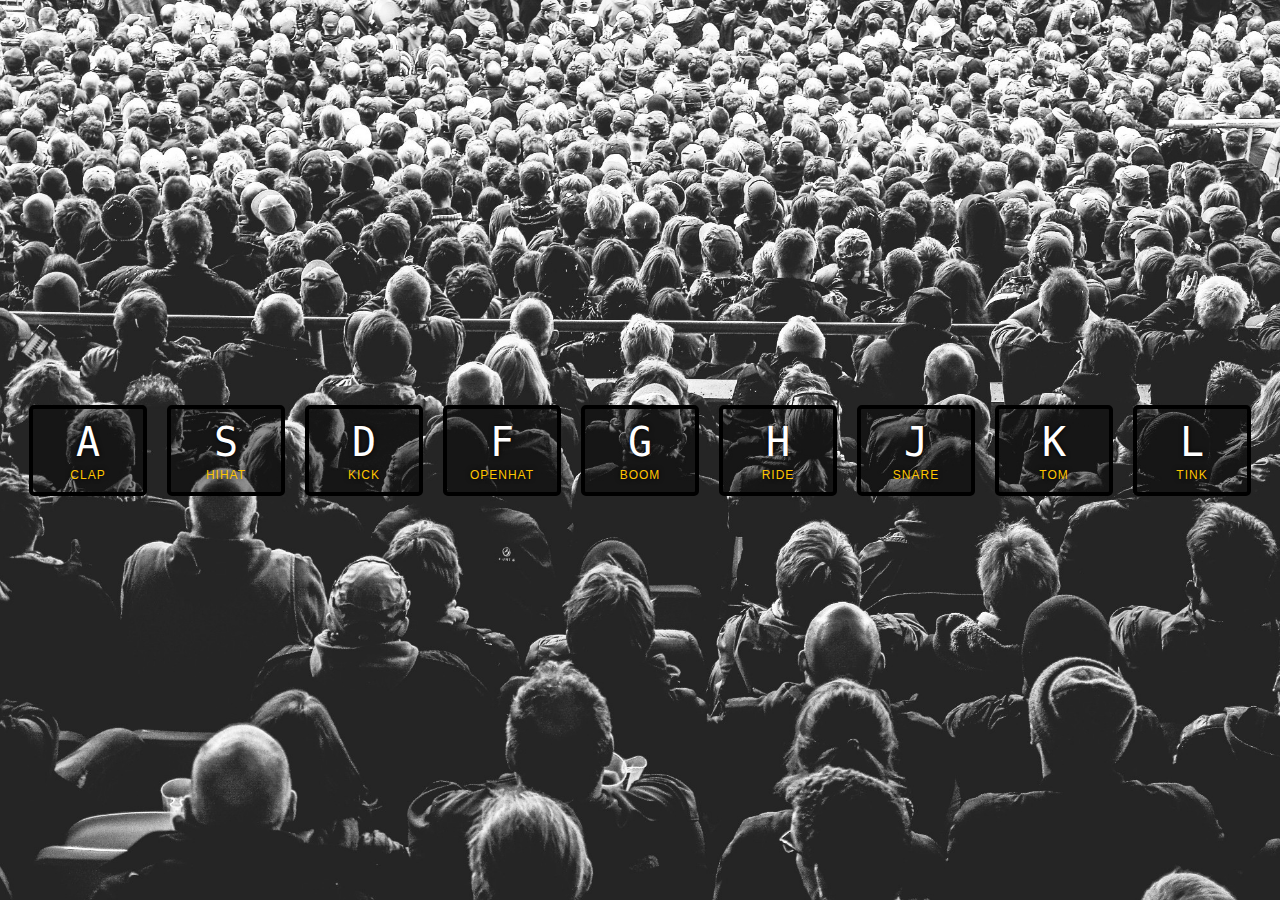
<file: 01_drum kit/index.html>
<!DOCTYPE html>
<html lang="en">
  <head>
    <meta charset="UTF-8" />
    <title>JS Drum Kit</title>
    <link rel="stylesheet" href="style.css" />
  </head>
  <body>
    <div class="keys">
      <div data-key="a" class="key">
        <kbd>A</kbd>
        <span class="sound">clap</span>
      </div>
      <div data-key="s" class="key">
        <kbd>S</kbd>
        <span class="sound">hihat</span>
      </div>
      <div data-key="d" class="key">
        <kbd>D</kbd>
        <span class="sound">kick</span>
      </div>
      <div data-key="f" class="key">
        <kbd>F</kbd>
        <span class="sound">openhat</span>
      </div>
      <div data-key="g" class="key">
        <kbd>G</kbd>
        <span class="sound">boom</span>
      </div>
      <div data-key="h" class="key">
        <kbd>H</kbd>
        <span class="sound">ride</span>
      </div>
      <div data-key="j" class="key">
        <kbd>J</kbd>
        <span class="sound">snare</span>
      </div>
      <div data-key="k" class="key">
        <kbd>K</kbd>
        <span class="sound">tom</span>
      </div>
      <div data-key="l" class="key">
        <kbd>L</kbd>
        <span class="sound">tink</span>
      </div>
    </div>

    <audio data-key="a" src="sounds/clap.wav"></audio>
    <audio data-key="s" src="sounds/hihat.wav"></audio>
    <audio data-key="d" src="sounds/kick.wav"></audio>
    <audio data-key="f" src="sounds/openhat.wav"></audio>
    <audio data-key="g" src="sounds/boom.wav"></audio>
    <audio data-key="h" src="sounds/ride.wav"></audio>
    <audio data-key="j" src="sounds/snare.wav"></audio>
    <audio data-key="k" src="sounds/tom.wav"></audio>
    <audio data-key="l" src="sounds/tink.wav"></audio>

    <script src="app.js"></script>
  </body>
</html>
</file>
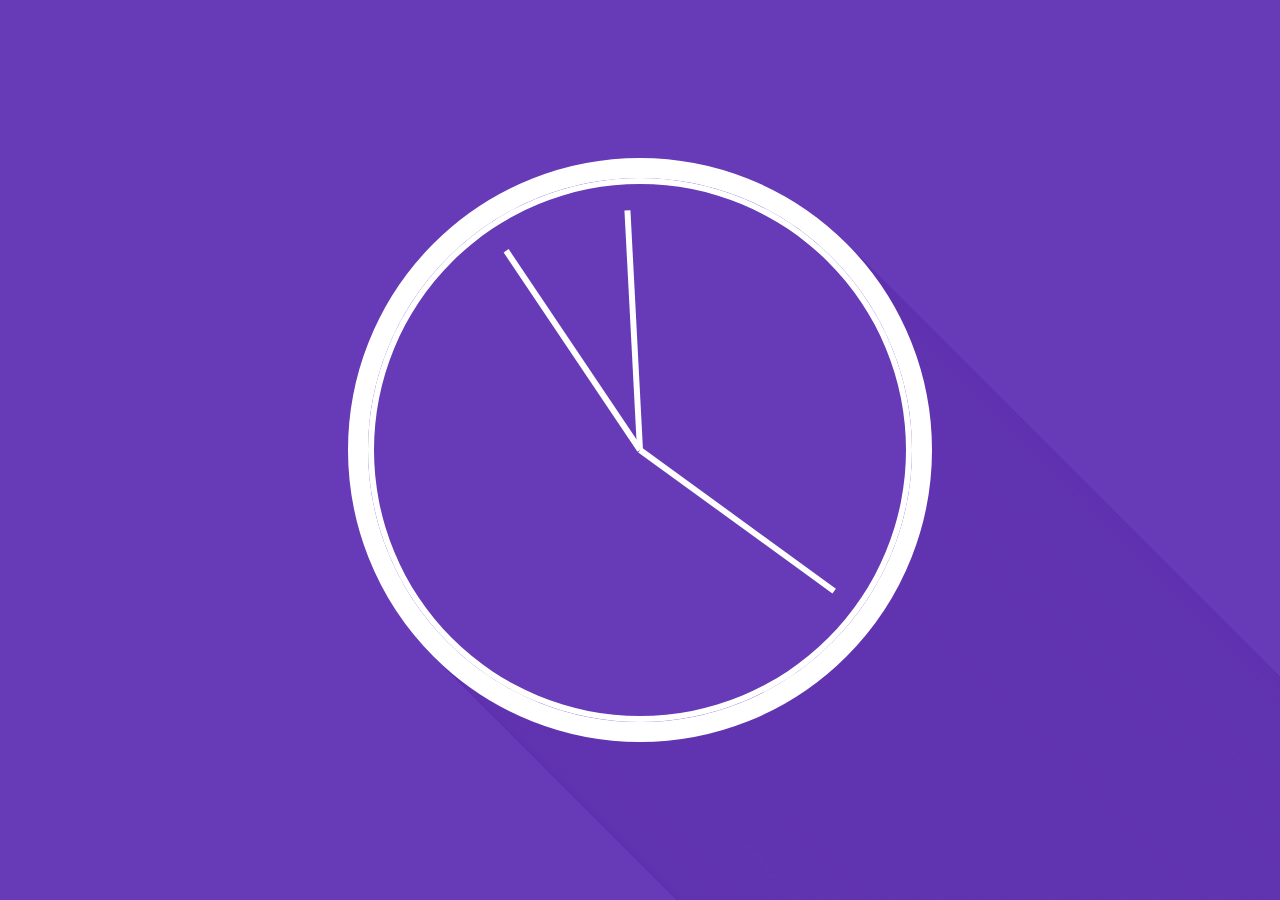
<file: 02_clock/index.html>
<!DOCTYPE html>
<html lang="en">
  <head>
    <meta charset="UTF-8" />
    <meta name="viewport" content="width=device-width, initial-scale=1.0" />
    <link rel="stylesheet" href="style.css" />
    <title>JS + CSS Clock</title>
  </head>

  <body>
    <div class="clock">
      <div class="clock-face">
        <div class="hand hour-hand"></div>
        <div class="hand min-hand"></div>
        <div class="hand second-hand"></div>
      </div>
    </div>
    <script src="app.js"></script>
  </body>
</html>
</file>
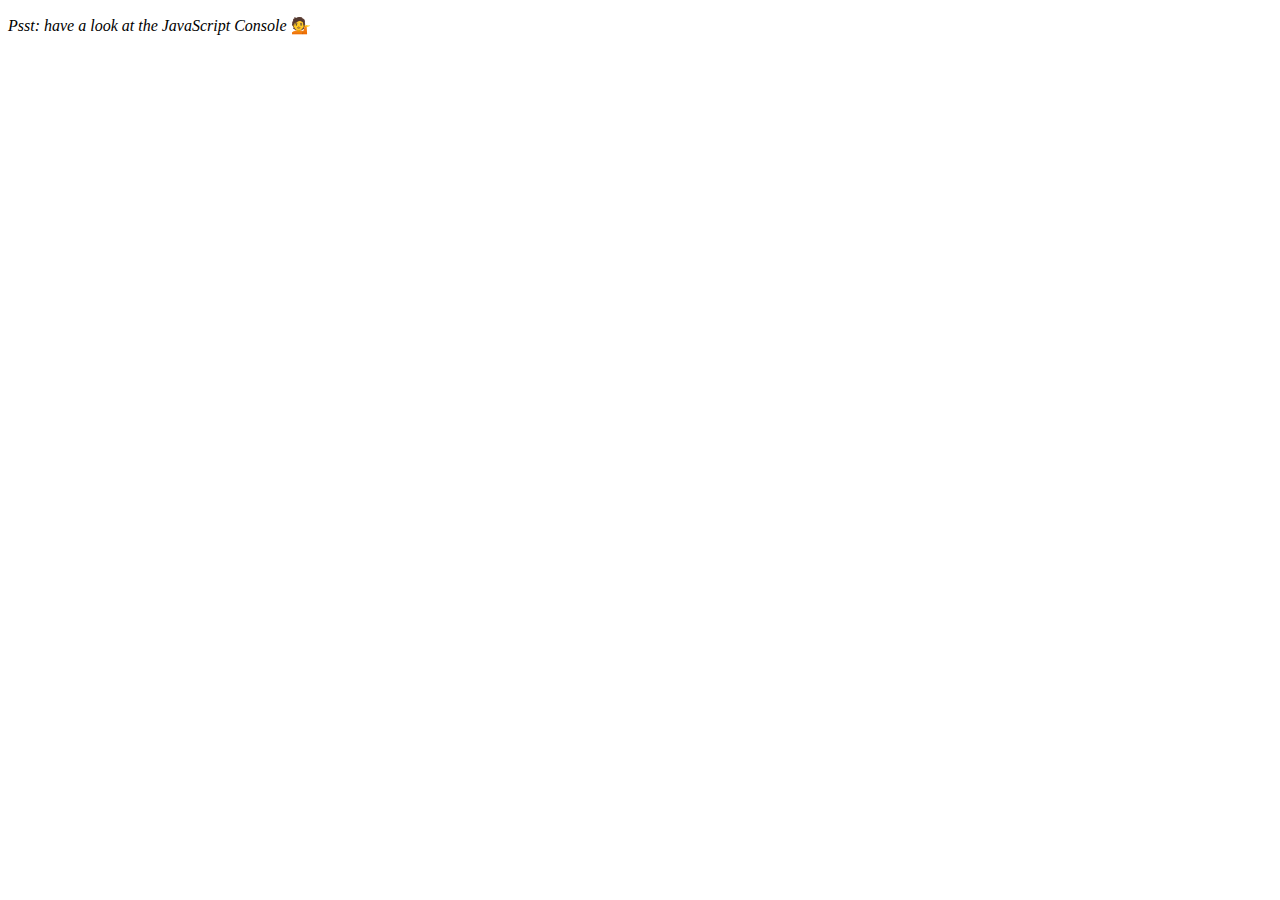
<file: 04_Array Cardio/index.html>
<!DOCTYPE html>
<html lang="en">
  <head>
    <meta charset="UTF-8" />
    <meta name="viewport" content="width=device-width, initial-scale=1.0" />
    <title>Array Cardio 💪</title>
  </head>
  <body>
    <p><em>Psst: have a look at the JavaScript Console</em> 💁</p>
    <script src="app.js"></script>
  </body>
</html>
</file>
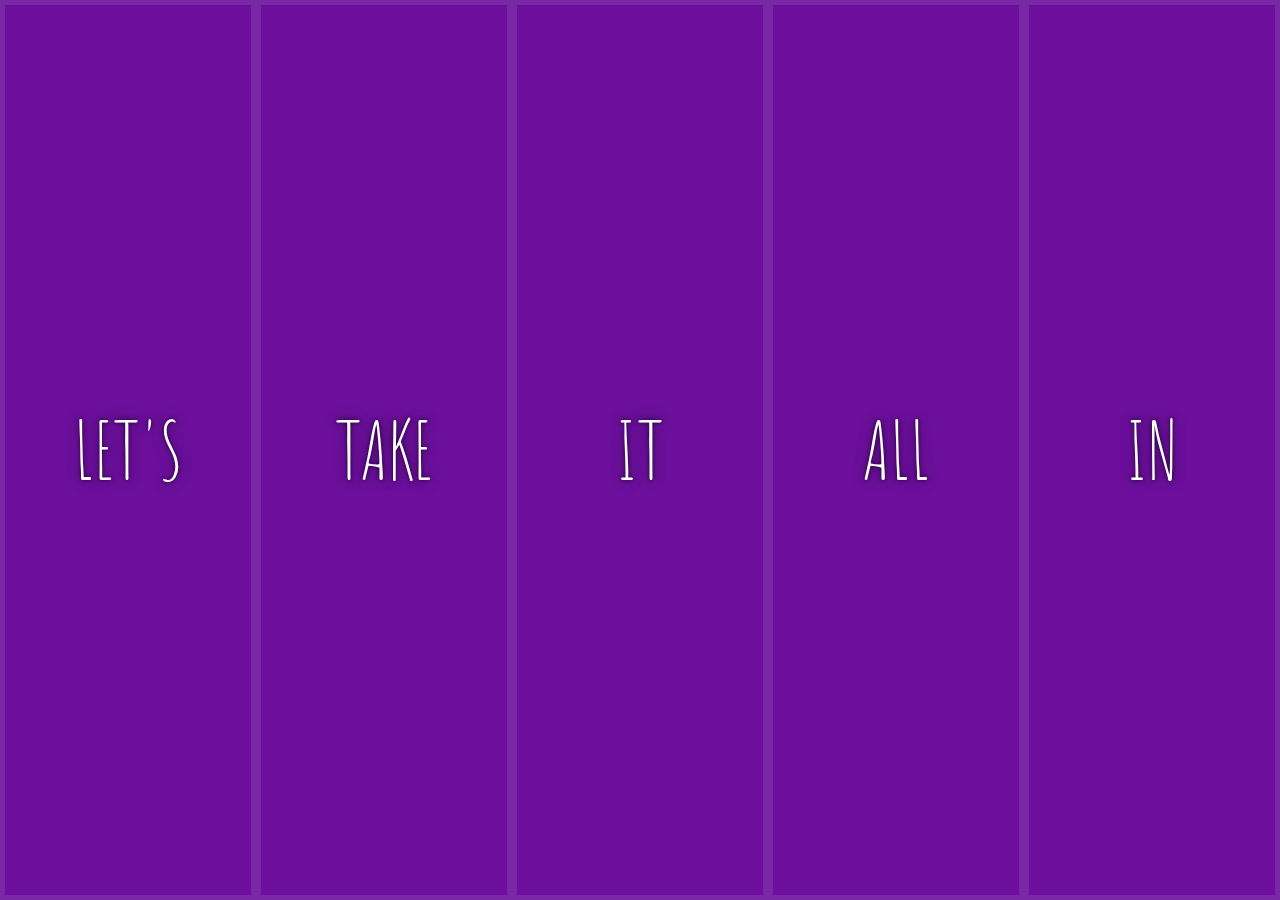
<file: 05_Flex Panel Gallery/index.html>
<!DOCTYPE html>
<html lang="en">
  <head>
    <meta charset="UTF-8" />
    <title>Flex Panels 💪</title>
    <link
      href="https://fonts.googleapis.com/css?family=Amatic+SC"
      rel="stylesheet"
      type="text/css"
    />
    <link rel="stylesheet" href="style.css" />
  </head>

  <body>
    <div class="panels">
      <div class="panel panel1">
        <p>Hey</p>
        <p>Let's</p>
        <p>Dance</p>
      </div>
      <div class="panel panel2">
        <p>Give</p>
        <p>Take</p>
        <p>Receive</p>
      </div>
      <div class="panel panel3">
        <p>Experience</p>
        <p>It</p>
        <p>Today</p>
      </div>
      <div class="panel panel4">
        <p>Give</p>
        <p>All</p>
        <p>You can</p>
      </div>
      <div class="panel panel5">
        <p>Life</p>
        <p>In</p>
        <p>Motion</p>
      </div>
    </div>

    <script src="app.js"></script>
  </body>
</html>
</file>
<file: 01_drum kit/style.css>
html {
  font-size: 10px;
  background: url("background.jpeg") bottom center;
  background-size: cover;
}

body,
html {
  margin: 0;
  padding: 0;
  font-family: sans-serif;
}

.keys {
  display: flex;
  flex: 1;
  min-height: 100vh;
  align-items: center;
  justify-content: center;
}

.key {
  border: 0.4rem solid black;
  border-radius: 0.5rem;
  margin: 1rem;
  font-size: 1.5rem;
  padding: 1rem 0.5rem;
  transition: all 0.09s ease;
  width: 10rem;
  text-align: center;
  color: white;
  background: rgba(0, 0, 0, 0.4);
  text-shadow: 0 0 0.5rem black;
}

/* 버튼을 누르면 클릭하는 액션을 보여주고 사라진다. JS로 구현함. */

.playing {
  transform: scale(1.3);
  border-color: #ffc600;
  box-shadow: 0 0 1rem #ffc600;
}

kbd {
  display: block;
  font-size: 4rem;
}

.sound {
  font-size: 1.2rem;
  text-transform: uppercase;
  letter-spacing: 0.1rem;
  color: #ffc600;
}
</file>
<file: 02_clock/style.css>
body {
  background-color: #673ab7;
  margin: 0;
  font-size: 2rem;
  display: flex;
  flex: 1;
  min-height: 100vh;
  align-items: center;
  font-family: "helvetica neue";
  text-align: center;
  font-size: 10px;
}

.clock {
  width: 30rem;
  height: 30rem;
  border: 20px solid white;
  border-radius: 50%;
  margin: 50px auto;
  position: relative;
  padding: 2rem;
  box-shadow: 1px 1px 0px 0px #6134b0, 2px 2px 0px 0px #6134b0,
    3px 3px 0px 0px #6134b0, 4px 4px 0px 0px #6134b0, 5px 5px 0px 0px #6134b0,
    6px 6px 0px 0px #6134b0, 7px 7px 0px 0px #6134b0, 8px 8px 0px 0px #6134b0,
    9px 9px 0px 0px #6134b0, 10px 10px 0px 0px #6134b0,
    11px 11px 0px 0px #6134b0, 12px 12px 0px 0px #6134b0,
    13px 13px 0px 0px #6134b0, 14px 14px 0px 0px #6134b0,
    15px 15px 0px 0px #6134b0, 16px 16px 0px 0px #6134b0,
    17px 17px 0px 0px #6134b0, 18px 18px 0px 0px #6134b0,
    19px 19px 0px 0px #6134b0, 20px 20px 0px 0px #6134b0,
    21px 21px 0px 0px #6134b0, 22px 22px 0px 0px #6134b0,
    23px 23px 0px 0px #6134b0, 24px 24px 0px 0px #6134b0,
    25px 25px 0px 0px #6134b0, 26px 26px 0px 0px #6134b0,
    27px 27px 0px 0px #6134b0, 28px 28px 0px 0px #6134b0,
    29px 29px 0px 0px #6134b0, 30px 30px 0px 0px #6134b0,
    31px 31px 0px 0px #6134b0, 32px 32px 0px 0px #6134b0,
    33px 33px 0px 0px #6134b0, 34px 34px 0px 0px #6134b0,
    35px 35px 0px 0px #6134b0, 36px 36px 0px 0px #6134b0,
    37px 37px 0px 0px #6134b0, 38px 38px 0px 0px #6134b0,
    39px 39px 0px 0px #6134b0, 40px 40px 0px 0px #6134b0,
    41px 41px 0px 0px #6134b0, 42px 42px 0px 0px #6134b0,
    43px 43px 0px 0px #6134b0, 44px 44px 0px 0px #6134b0,
    45px 45px 0px 0px #6134b0, 46px 46px 0px 0px #6134b0,
    47px 47px 0px 0px #6134b0, 48px 48px 0px 0px #6134b0,
    49px 49px 0px 0px #6134b0, 50px 50px 0px 0px #6134b0,
    51px 51px 0px 0px #6134b0, 52px 52px 0px 0px #6134b0,
    53px 53px 0px 0px #6134b0, 54px 54px 0px 0px #6134b0,
    55px 55px 0px 0px #6134b0, 56px 56px 0px 0px #6134b0,
    57px 57px 0px 0px #6134b0, 58px 58px 0px 0px #6134b0,
    59px 59px 0px 0px #6134b0, 60px 60px 0px 0px #6134b0,
    61px 61px 0px 0px #6134b0, 62px 62px 0px 0px #6134b0,
    63px 63px 0px 0px #6134b0, 64px 64px 0px 0px #6134b0,
    65px 65px 0px 0px #6134b0, 66px 66px 0px 0px #6134b0,
    67px 67px 0px 0px #6134b0, 68px 68px 0px 0px #6134b0,
    69px 69px 0px 0px #6134b0, 70px 70px 0px 0px #6134b0,
    71px 71px 0px 0px #6134b0, 72px 72px 0px 0px #6134b0,
    73px 73px 0px 0px #6134b0, 74px 74px 0px 0px #6134b0,
    75px 75px 0px 0px #6134b0, 76px 76px 0px 0px #6134b0,
    77px 77px 0px 0px #6134b0, 78px 78px 0px 0px #6134b0,
    79px 79px 0px 0px #6134b0, 80px 80px 0px 0px #6134b0,
    81px 81px 0px 0px #6134b0, 82px 82px 0px 0px #6134b0,
    83px 83px 0px 0px #6134b0, 84px 84px 0px 0px #6134b0,
    85px 85px 0px 0px #6134b0, 86px 86px 0px 0px #6134b0,
    87px 87px 0px 0px #6134b0, 88px 88px 0px 0px #6134b0,
    89px 89px 0px 0px #6134b0, 90px 90px 0px 0px #6134b0,
    91px 91px 0px 0px #6134b0, 92px 92px 0px 0px #6134b0,
    93px 93px 0px 0px #6134b0, 94px 94px 0px 0px #6134b0,
    95px 95px 0px 0px #6134b0, 96px 96px 0px 0px #6134b0,
    97px 97px 0px 0px #6134b0, 98px 98px 0px 0px #6134b0,
    99px 99px 0px 0px #6134b0, 100px 100px 0px 0px #6134b0,
    101px 101px 0px 0px #6134b0, 102px 102px 0px 0px #6134b0,
    103px 103px 0px 0px #6134b0, 104px 104px 0px 0px #6134b0,
    105px 105px 0px 0px #6134b0, 106px 106px 0px 0px #6134b0,
    107px 107px 0px 0px #6134b0, 108px 108px 0px 0px #6134b0,
    109px 109px 0px 0px #6134b0, 110px 110px 0px 0px #6134b0,
    111px 111px 0px 0px #6134b0, 112px 112px 0px 0px #6134b0,
    113px 113px 0px 0px #6134b0, 114px 114px 0px 0px #6134b0,
    115px 115px 0px 0px #6134b0, 116px 116px 0px 0px #6134b0,
    117px 117px 0px 0px #6134b0, 118px 118px 0px 0px #6134b0,
    119px 119px 0px 0px #6134b0, 120px 120px 0px 0px #6134b0,
    121px 121px 0px 0px #6134b0, 122px 122px 0px 0px #6134b0,
    123px 123px 0px 0px #6134b0, 124px 124px 0px 0px #6134b0,
    125px 125px 0px 0px #6134b0, 126px 126px 0px 0px #6134b0,
    127px 127px 0px 0px #6134b0, 128px 128px 0px 0px #6134b0,
    129px 129px 0px 0px #6134b0, 130px 130px 0px 0px #6134b0,
    131px 131px 0px 0px #6134b0, 132px 132px 0px 0px #6134b0,
    133px 133px 0px 0px #6134b0, 134px 134px 0px 0px #6134b0,
    135px 135px 0px 0px #6134b0, 136px 136px 0px 0px #6134b0,
    137px 137px 0px 0px #6134b0, 138px 138px 0px 0px #6134b0,
    139px 139px 0px 0px #6134b0, 140px 140px 0px 0px #6134b0,
    141px 141px 0px 0px #6134b0, 142px 142px 0px 0px #6134b0,
    143px 143px 0px 0px #6134b0, 144px 144px 0px 0px #6134b0,
    145px 145px 0px 0px #6134b0, 146px 146px 0px 0px #6134b0,
    147px 147px 0px 0px #6134b0, 148px 148px 0px 0px #6134b0,
    149px 149px 0px 0px #6134b0, 150px 150px 0px 0px #6134b0,
    151px 151px 0px 0px #6134b0, 152px 152px 0px 0px #6134b0,
    153px 153px 0px 0px #6134b0, 154px 154px 0px 0px #6134b0,
    155px 155px 0px 0px #6134b0, 156px 156px 0px 0px #6134b0,
    157px 157px 0px 0px #6134b0, 158px 158px 0px 0px #6134b0,
    159px 159px 0px 0px #6134b0, 160px 160px 0px 0px #6134b0,
    161px 161px 0px 0px #6134b0, 162px 162px 0px 0px #6134b0,
    163px 163px 0px 0px #6134b0, 164px 164px 0px 0px #6134b0,
    165px 165px 0px 0px #6134b0, 166px 166px 0px 0px #6134b0,
    167px 167px 0px 0px #6134b0, 168px 168px 0px 0px #6134b0,
    169px 169px 0px 0px #6134b0, 170px 170px 0px 0px #6134b0,
    171px 171px 0px 0px #6134b0, 172px 172px 0px 0px #6134b0,
    173px 173px 0px 0px #6134b0, 174px 174px 0px 0px #6134b0,
    175px 175px 0px 0px #6134b0, 176px 176px 0px 0px #6134b0,
    177px 177px 0px 0px #6134b0, 178px 178px 0px 0px #6134b0,
    179px 179px 0px 0px #6134b0, 180px 180px 0px 0px #6134b0,
    181px 181px 0px 0px #6134b0, 182px 182px 0px 0px #6134b0,
    183px 183px 0px 0px #6134b0, 184px 184px 0px 0px #6134b0,
    185px 185px 0px 0px #6134b0, 186px 186px 0px 0px #6134b0,
    187px 187px 0px 0px #6134b0, 188px 188px 0px 0px #6134b0,
    189px 189px 0px 0px #6134b0, 190px 190px 0px 0px #6134b0,
    191px 191px 0px 0px #6134b0, 192px 192px 0px 0px #6134b0,
    193px 193px 0px 0px #6134b0, 194px 194px 0px 0px #6134b0,
    195px 195px 0px 0px #6134b0, 196px 196px 0px 0px #6134b0,
    197px 197px 0px 0px #6134b0, 198px 198px 0px 0px #6134b0,
    199px 199px 0px 0px #6134b0, 200px 200px 0px 0px #6134b0,
    201px 201px 0px 0px #6134b0, 202px 202px 0px 0px #6134b0,
    203px 203px 0px 0px #6134b0, 204px 204px 0px 0px #6134b0,
    205px 205px 0px 0px #6134b0, 206px 206px 0px 0px #6134b0,
    207px 207px 0px 0px #6134b0, 208px 208px 0px 0px #6134b0,
    209px 209px 0px 0px #6134b0, 210px 210px 0px 0px #6134b0,
    211px 211px 0px 0px #6134b0, 212px 212px 0px 0px #6134b0,
    213px 213px 0px 0px #6134b0, 214px 214px 0px 0px #6134b0,
    215px 215px 0px 0px #6134b0, 216px 216px 0px 0px #6134b0,
    217px 217px 0px 0px #6134b0, 218px 218px 0px 0px #6134b0,
    219px 219px 0px 0px #6134b0, 220px 220px 0px 0px #6134b0,
    221px 221px 0px 0px #6134b0, 222px 222px 0px 0px #6134b0,
    223px 223px 0px 0px #6134b0, 224px 224px 0px 0px #6134b0,
    225px 225px 0px 0px #6134b0, 226px 226px 0px 0px #6134b0,
    227px 227px 0px 0px #6134b0, 228px 228px 0px 0px #6134b0,
    229px 229px 0px 0px #6134b0, 230px 230px 0px 0px #6134b0,
    231px 231px 0px 0px #6134b0, 232px 232px 0px 0px #6134b0,
    233px 233px 0px 0px #6134b0, 234px 234px 0px 0px #6134b0,
    235px 235px 0px 0px #6134b0, 236px 236px 0px 0px #6134b0,
    237px 237px 0px 0px #6134b0, 238px 238px 0px 0px #6134b0,
    239px 239px 0px 0px #6134b0, 240px 240px 0px 0px #6134b0,
    241px 241px 0px 0px #6134b0, 242px 242px 0px 0px #6134b0,
    243px 243px 0px 0px #6134b0, 244px 244px 0px 0px #6134b0,
    245px 245px 0px 0px #6134b0, 246px 246px 0px 0px #6134b0,
    247px 247px 0px 0px #6134b0, 248px 248px 0px 0px #6134b0,
    249px 249px 0px 0px #6134b0, 250px 250px 0px 0px #6134b0,
    251px 251px 0px 0px #6134b0, 252px 252px 0px 0px #6134b0,
    253px 253px 0px 0px #6134b0, 254px 254px 0px 0px #6134b0,
    255px 255px 0px 0px #6134b0, 256px 256px 0px 0px #6134b0,
    257px 257px 0px 0px #6134b0, 258px 258px 0px 0px #6134b0,
    259px 259px 0px 0px #6134b0, 260px 260px 0px 0px #6134b0,
    261px 261px 0px 0px #6134b0, 262px 262px 0px 0px #6134b0,
    263px 263px 0px 0px #6134b0, 264px 264px 0px 0px #6134b0,
    265px 265px 0px 0px #6134b0, 266px 266px 0px 0px #6134b0,
    267px 267px 0px 0px #6134b0, 268px 268px 0px 0px #6134b0,
    269px 269px 0px 0px #6134b0, 270px 270px 0px 0px #6134b0,
    271px 271px 0px 0px #6134b0, 272px 272px 0px 0px #6134b0,
    273px 273px 0px 0px #6134b0, 274px 274px 0px 0px #6134b0,
    275px 275px 0px 0px #6134b0, 276px 276px 0px 0px #6134b0,
    277px 277px 0px 0px #6134b0, 278px 278px 0px 0px #6134b0,
    279px 279px 0px 0px #6134b0, 280px 280px 0px 0px #6134b0,
    281px 281px 0px 0px #6134b0, 282px 282px 0px 0px #6134b0,
    283px 283px 0px 0px #6134b0, 284px 284px 0px 0px #6134b0,
    285px 285px 0px 0px #6134b0, 286px 286px 0px 0px #6134b0,
    287px 287px 0px 0px #6134b0, 288px 288px 0px 0px #6134b0,
    289px 289px 0px 0px #6134b0, 290px 290px 0px 0px #6134b0,
    291px 291px 0px 0px #6134b0, 292px 292px 0px 0px #6134b0,
    293px 293px 0px 0px #6134b0, 294px 294px 0px 0px #6134b0,
    295px 295px 0px 0px #6134b0, 296px 296px 0px 0px #6134b0,
    297px 297px 0px 0px #6134b0, 298px 298px 0px 0px #6134b0,
    299px 299px 0px 0px #6134b0, 300px 300px 0px 0px #6134b0,
    301px 301px 0px 0px #6134b0, 302px 302px 0px 0px #6134b0,
    303px 303px 0px 0px #6134b0, 304px 304px 0px 0px #6134b0,
    305px 305px 0px 0px #6134b0, 306px 306px 0px 0px #6134b0,
    307px 307px 0px 0px #6134b0, 308px 308px 0px 0px #6134b0,
    309px 309px 0px 0px #6134b0, 310px 310px 0px 0px #6134b0,
    311px 311px 0px 0px #6134b0, 312px 312px 0px 0px #6134b0,
    313px 313px 0px 0px #6134b0, 314px 314px 0px 0px #6134b0,
    315px 315px 0px 0px #6134b0, 316px 316px 0px 0px #6134b0,
    317px 317px 0px 0px #6134b0, 318px 318px 0px 0px #6134b0,
    319px 319px 0px 0px #6134b0, 320px 320px 0px 0px #6134b0,
    321px 321px 0px 0px #6134b0, 322px 322px 0px 0px #6134b0,
    323px 323px 0px 0px #6134b0, 324px 324px 0px 0px #6134b0,
    325px 325px 0px 0px #6134b0, 326px 326px 0px 0px #6134b0,
    327px 327px 0px 0px #6134b0, 328px 328px 0px 0px #6134b0,
    329px 329px 0px 0px #6134b0, 330px 330px 0px 0px #6134b0,
    331px 331px 0px 0px #6134b0, 332px 332px 0px 0px #6134b0,
    333px 333px 0px 0px #6134b0, 334px 334px 0px 0px #6134b0,
    335px 335px 0px 0px #6134b0, 336px 336px 0px 0px #6134b0,
    337px 337px 0px 0px #6134b0, 338px 338px 0px 0px #6134b0,
    339px 339px 0px 0px #6134b0, 340px 340px 0px 0px #6134b0,
    341px 341px 0px 0px #6134b0, 342px 342px 0px 0px #6134b0,
    343px 343px 0px 0px #6134b0, 344px 344px 0px 0px #6134b0,
    345px 345px 0px 0px #6134b0, 346px 346px 0px 0px #6134b0,
    347px 347px 0px 0px #6134b0, 348px 348px 0px 0px #6134b0,
    349px 349px 0px 0px #6134b0, 350px 350px 0px 0px #6134b0,
    351px 351px 0px 0px #6134b0, 352px 352px 0px 0px #6134b0,
    353px 353px 0px 0px #6134b0, 354px 354px 0px 0px #6134b0,
    355px 355px 0px 0px #6134b0, 356px 356px 0px 0px #6134b0,
    357px 357px 0px 0px #6134b0, 358px 358px 0px 0px #6134b0,
    359px 359px 0px 0px #6134b0, 360px 360px 0px 0px #6134b0,
    361px 361px 0px 0px #6134b0, 362px 362px 0px 0px #6134b0,
    363px 363px 0px 0px #6134b0, 364px 364px 0px 0px #6134b0,
    365px 365px 0px 0px #6134b0, 366px 366px 0px 0px #6134b0,
    367px 367px 0px 0px #6134b0, 368px 368px 0px 0px #6134b0,
    369px 369px 0px 0px #6134b0, 370px 370px 0px 0px #6134b0,
    371px 371px 0px 0px #6134b0, 372px 372px 0px 0px #6134b0,
    373px 373px 0px 0px #6134b0, 374px 374px 0px 0px #6134b0,
    375px 375px 0px 0px #6134b0, 376px 376px 0px 0px #6134b0,
    377px 377px 0px 0px #6134b0, 378px 378px 0px 0px #6134b0,
    379px 379px 0px 0px #6134b0, 380px 380px 0px 0px #6134b0,
    381px 381px 0px 0px #6134b0, 382px 382px 0px 0px #6134b0,
    383px 383px 0px 0px #6134b0, 384px 384px 0px 0px #6134b0,
    385px 385px 0px 0px #6134b0, 386px 386px 0px 0px #6134b0,
    387px 387px 0px 0px #6134b0, 388px 388px 0px 0px #6134b0,
    389px 389px 0px 0px #6134b0, 390px 390px 0px 0px #6134b0,
    391px 391px 0px 0px #6134b0, 392px 392px 0px 0px #6134b0,
    393px 393px 0px 0px #6134b0, 394px 394px 0px 0px #6134b0,
    395px 395px 0px 0px #6134b0, 396px 396px 0px 0px #6134b0,
    397px 397px 0px 0px #6134b0, 398px 398px 0px 0px #6134b0,
    399px 399px 0px 0px #6134b0, 400px 400px 0px 0px #6134b0,
    401px 401px 0px 0px #6134b0, 402px 402px 0px 0px #6134b0,
    403px 403px 0px 0px #6134b0, 404px 404px 0px 0px #6134b0,
    405px 405px 0px 0px #6134b0, 406px 406px 0px 0px #6134b0,
    407px 407px 0px 0px #6134b0, 408px 408px 0px 0px #6134b0,
    409px 409px 0px 0px #6134b0, 410px 410px 0px 0px #6134b0,
    411px 411px 0px 0px #6134b0, 412px 412px 0px 0px #6134b0,
    413px 413px 0px 0px #6134b0, 414px 414px 0px 0px #6134b0,
    415px 415px 0px 0px #6134b0, 416px 416px 0px 0px #6134b0,
    417px 417px 0px 0px #6134b0, 418px 418px 0px 0px #6134b0,
    419px 419px 0px 0px #6134b0, 420px 420px 0px 0px #6134b0,
    421px 421px 0px 0px #6134b0, 422px 422px 0px 0px #6134b0,
    423px 423px 0px 0px #6134b0, 424px 424px 0px 0px #6134b0,
    425px 425px 0px 0px #6134b0, 426px 426px 0px 0px #6134b0,
    427px 427px 0px 0px #6134b0, 428px 428px 0px 0px #6134b0,
    429px 429px 0px 0px #6134b0, 430px 430px 0px 0px #6134b0,
    431px 431px 0px 0px #6134b0, 432px 432px 0px 0px #6134b0,
    433px 433px 0px 0px #6134b0, 434px 434px 0px 0px #6134b0,
    435px 435px 0px 0px #6134b0, 436px 436px 0px 0px #6134b0,
    437px 437px 0px 0px #6134b0, 438px 438px 0px 0px #6134b0,
    439px 439px 0px 0px #6134b0, 440px 440px 0px 0px #6134b0,
    441px 441px 0px 0px #6134b0, 442px 442px 0px 0px #6134b0,
    443px 443px 0px 0px #6134b0, 444px 444px 0px 0px #6134b0,
    445px 445px 0px 0px #6134b0, 446px 446px 0px 0px #6134b0,
    447px 447px 0px 0px #6134b0, 448px 448px 0px 0px #6134b0,
    449px 449px 0px 0px #6134b0, 450px 450px 0px 0px #6134b0,
    451px 451px 0px 0px #6134b0, 452px 452px 0px 0px #6134b0,
    453px 453px 0px 0px #6134b0, 454px 454px 0px 0px #6134b0,
    455px 455px 0px 0px #6134b0, 456px 456px 0px 0px #6134b0,
    457px 457px 0px 0px #6134b0, 458px 458px 0px 0px #6134b0,
    459px 459px 0px 0px #6134b0, 460px 460px 0px 0px #6134b0,
    461px 461px 0px 0px #6134b0, 462px 462px 0px 0px #6134b0,
    463px 463px 0px 0px #6134b0, 464px 464px 0px 0px #6134b0,
    465px 465px 0px 0px #6134b0, 466px 466px 0px 0px #6134b0,
    467px 467px 0px 0px #6134b0, 468px 468px 0px 0px #6134b0,
    469px 469px 0px 0px #6134b0, 470px 470px 0px 0px #6134b0,
    471px 471px 0px 0px #6134b0, 472px 472px 0px 0px #6134b0,
    473px 473px 0px 0px #6134b0, 474px 474px 0px 0px #6134b0,
    475px 475px 0px 0px #6134b0, 476px 476px 0px 0px #6134b0,
    477px 477px 0px 0px #6134b0, 478px 478px 0px 0px #6134b0,
    479px 479px 0px 0px #6134b0, 480px 480px 0px 0px #6134b0,
    481px 481px 0px 0px #6134b0, 482px 482px 0px 0px #6134b0,
    483px 483px 0px 0px #6134b0, 484px 484px 0px 0px #6134b0,
    485px 485px 0px 0px #6134b0, 486px 486px 0px 0px #6134b0,
    487px 487px 0px 0px #6134b0, 488px 488px 0px 0px #6134b0,
    489px 489px 0px 0px #6134b0, 490px 490px 0px 0px #6134b0,
    491px 491px 0px 0px #6134b0, 492px 492px 0px 0px #6134b0,
    493px 493px 0px 0px #6134b0, 494px 494px 0px 0px #6134b0,
    495px 495px 0px 0px #6134b0, 496px 496px 0px 0px #6134b0,
    497px 497px 0px 0px #6134b0, 498px 498px 0px 0px #6134b0,
    499px 499px 0px 0px #6134b0, 500px 500px 0px 0px #6134b0,
    inset 0px 0px 0px 6px #fff;
}

.clock-face {
  position: relative;
  width: 100%;
  height: 100%;
  transform: translateY(-3px); /* account for the height of the clock hands */
}

.hand {
  width: 50%;
  height: 6px;
  background: white;
  position: absolute;
  top: 50%;
  transform-origin: 100%; /* 이것으로 회전하는 축을 끝에 둘 수 있다. */
  transform: rotate(90deg); /* 12시 방향으로 회전해 시작한다. */
  transition: all 0.05s;
  transition-timing-function: cubic-bezier(
    0.1,
    2.7,
    0.58,
    1
  ); /* 이것으로 시 분 초가 틱 틱 바뀌는 특성을 넣을 수 있다. */
}
</file>
<file: 05_Flex Panel Gallery/style.css>
html {
  box-sizing: border-box;
  background: #ffc600;
  font-family: "helvetica neue";
  font-size: 20px;
  font-weight: 200;
}

body {
  margin: 0;
}

*,
*:before,
*:after {
  box-sizing: inherit;
}

.panels {
  min-height: 100vh;
  overflow: hidden;
  display: flex;
}

.panel {
  background: #6b0f9c;
  box-shadow: inset 0 0 0 5px rgba(255, 255, 255, 0.1);
  color: white;
  text-align: center;
  align-items: center;
  /* Safari transitionend event.propertyName === flex */
  /* Chrome + FF transitionend event.propertyName === flex-grow */
  transition: font-size 0.7s cubic-bezier(0.61, -0.19, 0.7, -0.11),
    flex 0.7s cubic-bezier(0.61, -0.19, 0.7, -0.11), background 0.2s;
  font-size: 20px;
  background-size: cover;
  background-position: center;
  flex: 1;
  justify-content: center;
  display: flex;
  flex-direction: column;
}

.panel1 {
  background-image: url(https://source.unsplash.com/gYl-UtwNg_I/1500x1500);
}
.panel2 {
  background-image: url(https://source.unsplash.com/rFKUFzjPYiQ/1500x1500);
}
.panel3 {
  background-image: url(https://images.unsplash.com/photo-1465188162913-8fb5709d6d57?ixlib=rb-0.3.5&q=80&fm=jpg&crop=faces&cs=tinysrgb&w=1500&h=1500&fit=crop&s=967e8a713a4e395260793fc8c802901d);
}
.panel4 {
  background-image: url(https://source.unsplash.com/ITjiVXcwVng/1500x1500);
}
.panel5 {
  background-image: url(https://source.unsplash.com/3MNzGlQM7qs/1500x1500);
}

/* Flex Items */
.panel > * {
  margin: 0;
  width: 100%;
  transition: transform 0.5s;
  flex: 1 0 auto;
  display: flex;
  justify-content: center;
  align-items: center;
}

.panel > *:first-child {
  transform: translateY(-100%);
}
.panel.open-active > *:first-child {
  transform: translateY(0);
}
.panel > *:last-child {
  transform: translateY(100%);
}
.panel.open-active > *:last-child {
  transform: translateY(0);
}

.panel p {
  text-transform: uppercase;
  font-family: "Amatic SC", cursive;
  text-shadow: 0 0 4px rgba(0, 0, 0, 0.72), 0 0 14px rgba(0, 0, 0, 0.45);
  font-size: 2em;
}

.panel p:nth-child(2) {
  font-size: 4em;
}

.panel.open {
  flex: 5;
  font-size: 40px;
}

@media only screen and (max-width: 600px) {
  .panel p {
    font-size: 1em;
  }
}
</file>
